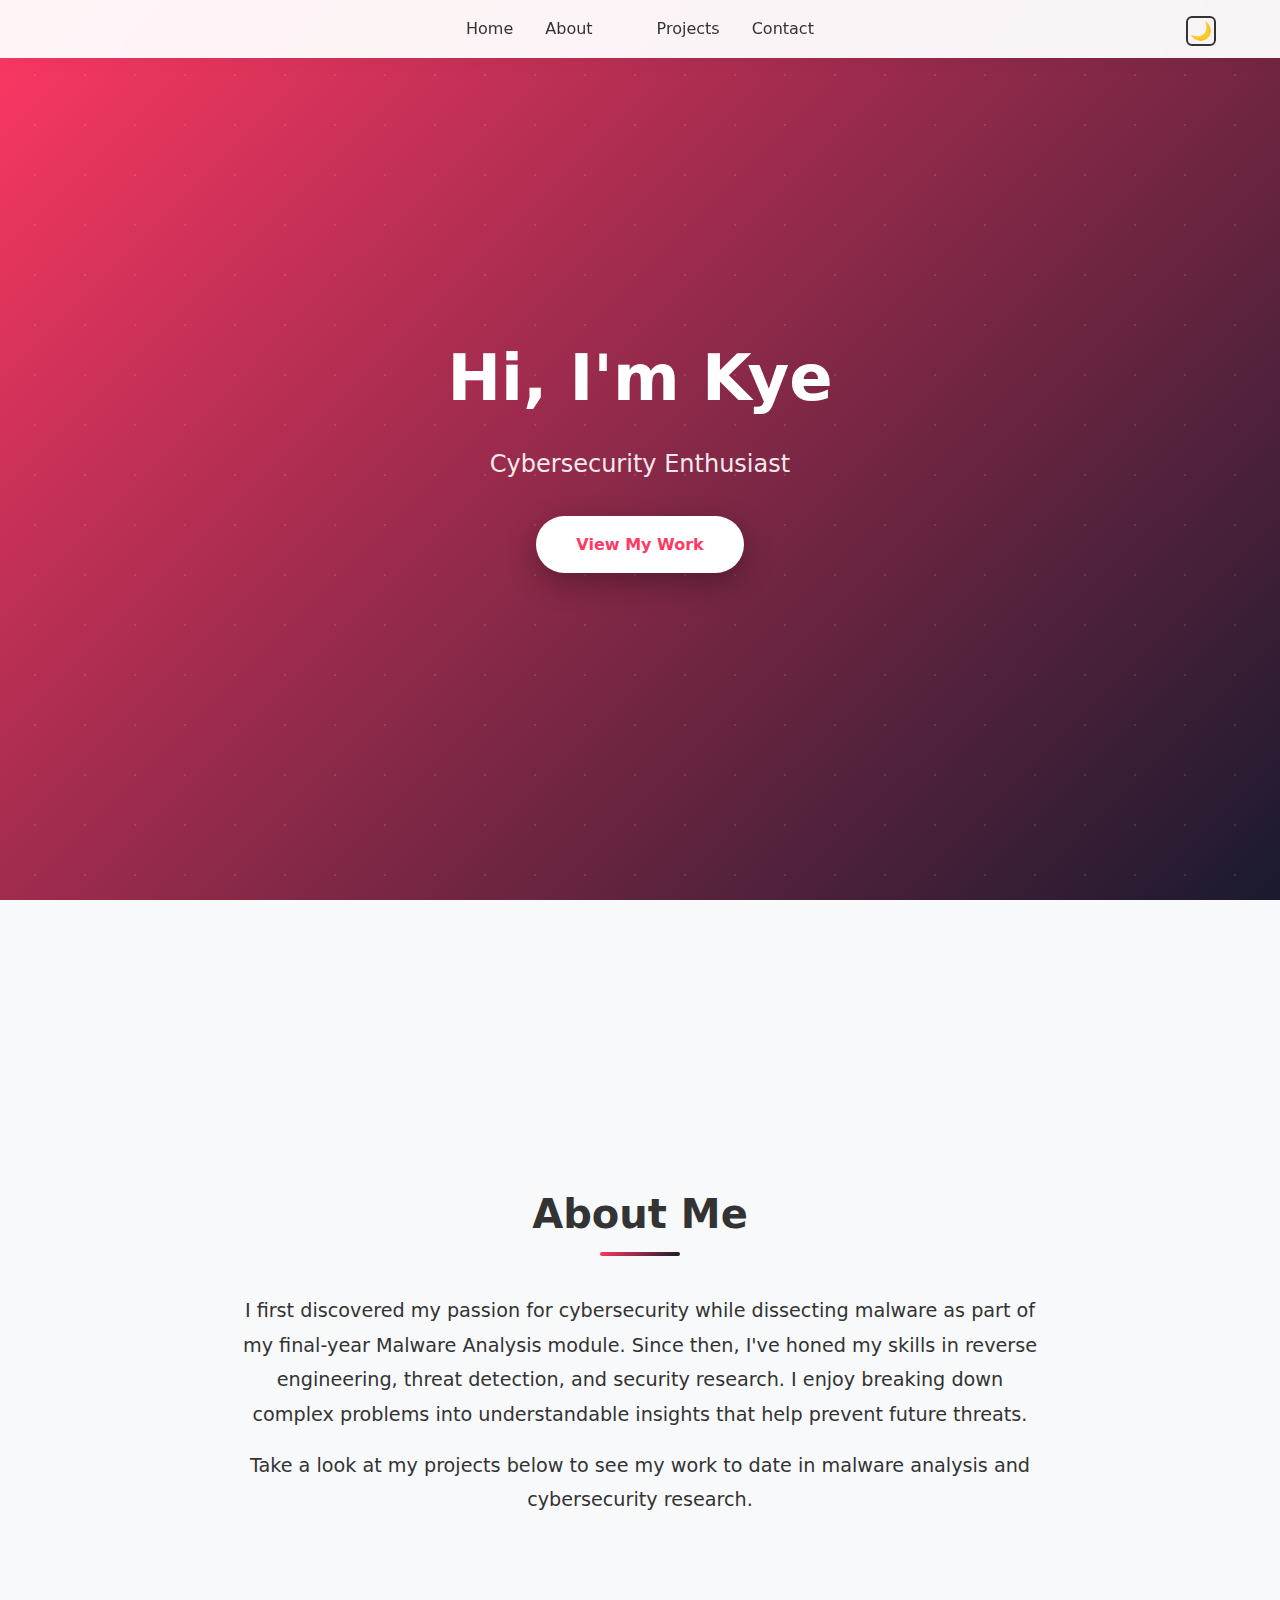
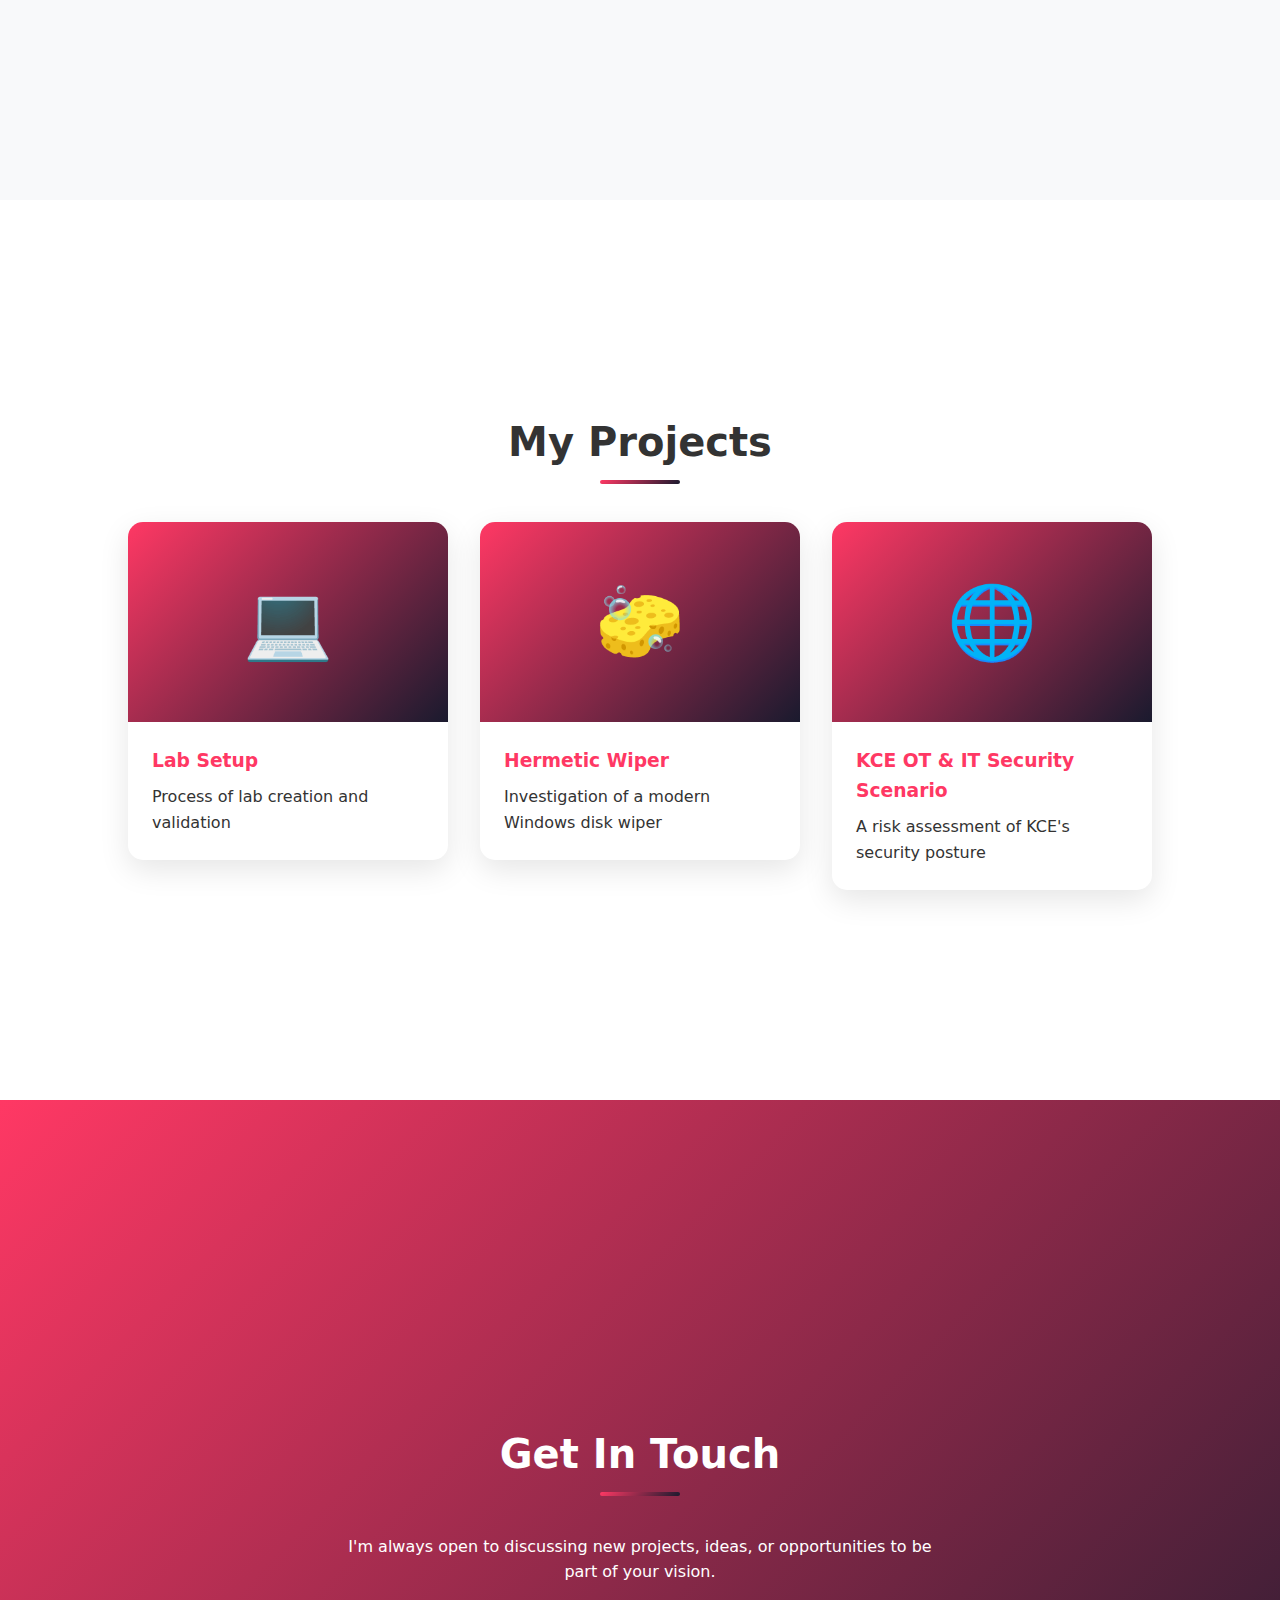
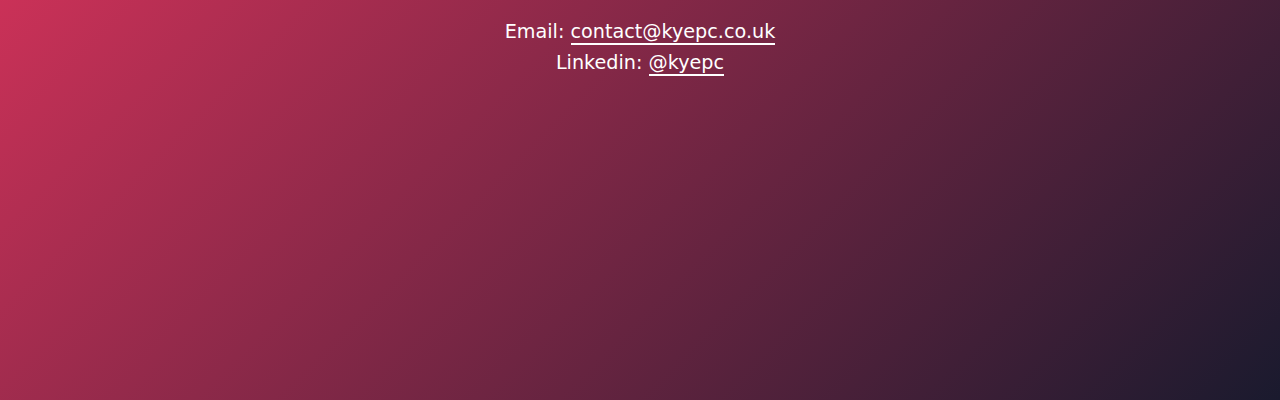
<file: index.html>
<!DOCTYPE html>
<html lang="eng">
    <head>
        <meta charset="UTF-8">
        <meta name="robots" content="noindex, nofollow">
        <meta name="viewport" content="width=device-width, initial-scale=1.0">
        <title>My Portfolio</title>

        <!-- Icon -->
        <link rel="icon" href="assets/portfolio.ico" type="images/x-icon">
        <link rel="shortcut icon" href="assets/portfolio.ico" type="images/x-icon">

        <link rel="stylesheet" href="styles.css">
        <meta name="robots" content="noindex, nofollow">
    </head>

    <body>
    <nav id="navbar">
        <ul>
            <li><a href="#home">Home</a></li>
            <li><a href="#about">About</a></li>
            <li><button id="darkModeToggle" class="dark-mode-toggle">🌙</button></li>
            <li><a href="#projects">Projects</a></li>
            <li><a href="#contact">Contact</a></li>
        </ul>
    </nav>

    <section class="hero" id="home">
        <div class="hero-content">
            <h1>Hi, I'm Kye</h1>
            <p>Cybersecurity Enthusiast</p>
            <a href="#projects" class="cta-button">View My Work</a>
        </div>
    </section>

    <section id="about">
        <h2 class="section-title">About Me</h2>
        <div class="about-content">
            <p>I first discovered my passion for cybersecurity while dissecting malware as part of my final-year Malware Analysis module. Since then, I've honed my skills in reverse engineering, threat detection, and security research. I enjoy breaking down complex problems into understandable insights that help prevent future threats.</p>
            <p style="margin-top: 1rem;">Take a look at my projects below to see my work to date in malware analysis and cybersecurity research.</p>
        </div>
    </section>

    <section id="projects">
        <h2 class="section-title">My Projects</h2>
        <div class="projects-grid">
            <a href="projects/labSetup.html" class="project-link">
                <div class="project-card">
                    <div class="project-image">💻</div>
                    <div class="project-content">
                        <h3>Lab Setup</h3>
                        <p>Process of lab creation and validation</p>
                    </div>
                </div>
            </a>
            <a href="projects/hermeticWiper.html" class="project-link">
                <div class="project-card">
                    <div class="project-image">🧽</div>
                    <div class="project-content">
                        <h3>Hermetic Wiper</h3>
                        <p>Investigation of a modern Windows disk wiper</p>
                    </div>
                </div>
            </a>
            <a href="projects/kcearchitecture.html" class="project-link">
                <div class="project-card">
                    <div class="project-image">🌐</div>
                    <div class="project-content">
                        <h3>KCE OT & IT Security Scenario</h3>
                        <p>A risk assessment of KCE's security posture</p>
                    </div>
                </div>
            </a>
            <!-- <a href="" class="project-link">
                <div class="project-card">
                    <div class="project-image">🎨</div>
                    <div class="project-content">
                        <h3>Project Three</h3>
                        <p>A creative portfolio showcasing design skills with smooth animations and stunning visuals.</p>
                    </div>
                </div>
            </a> -->
        </div>
    </section>

    <section id="contact">
        <h2 class="section-title">Get In Touch</h2>
        <div class="contact-content">
            <p>I'm always open to discussing new projects, ideas, or opportunities to be part of your vision.</p>
            <div class="contact-info">
                <p>Email: <a href="mailto:contact@kyepc.co.uk">contact@kyepc.co.uk</a></p>
                <p>Linkedin: <a href="https://www.linkedin.com/in/kyepc" target="_blank">@kyepc</a></p>
                <!-- <p>GitHub: <a href="https://github.com/KPCo4" target="_blank">@KPCo4</a></p> -->
            </div>
        </div>
    </section>

    <script src="script.js"></script>
    <script defer src="analytics.js"></script>
    </body>
</html>
</file>
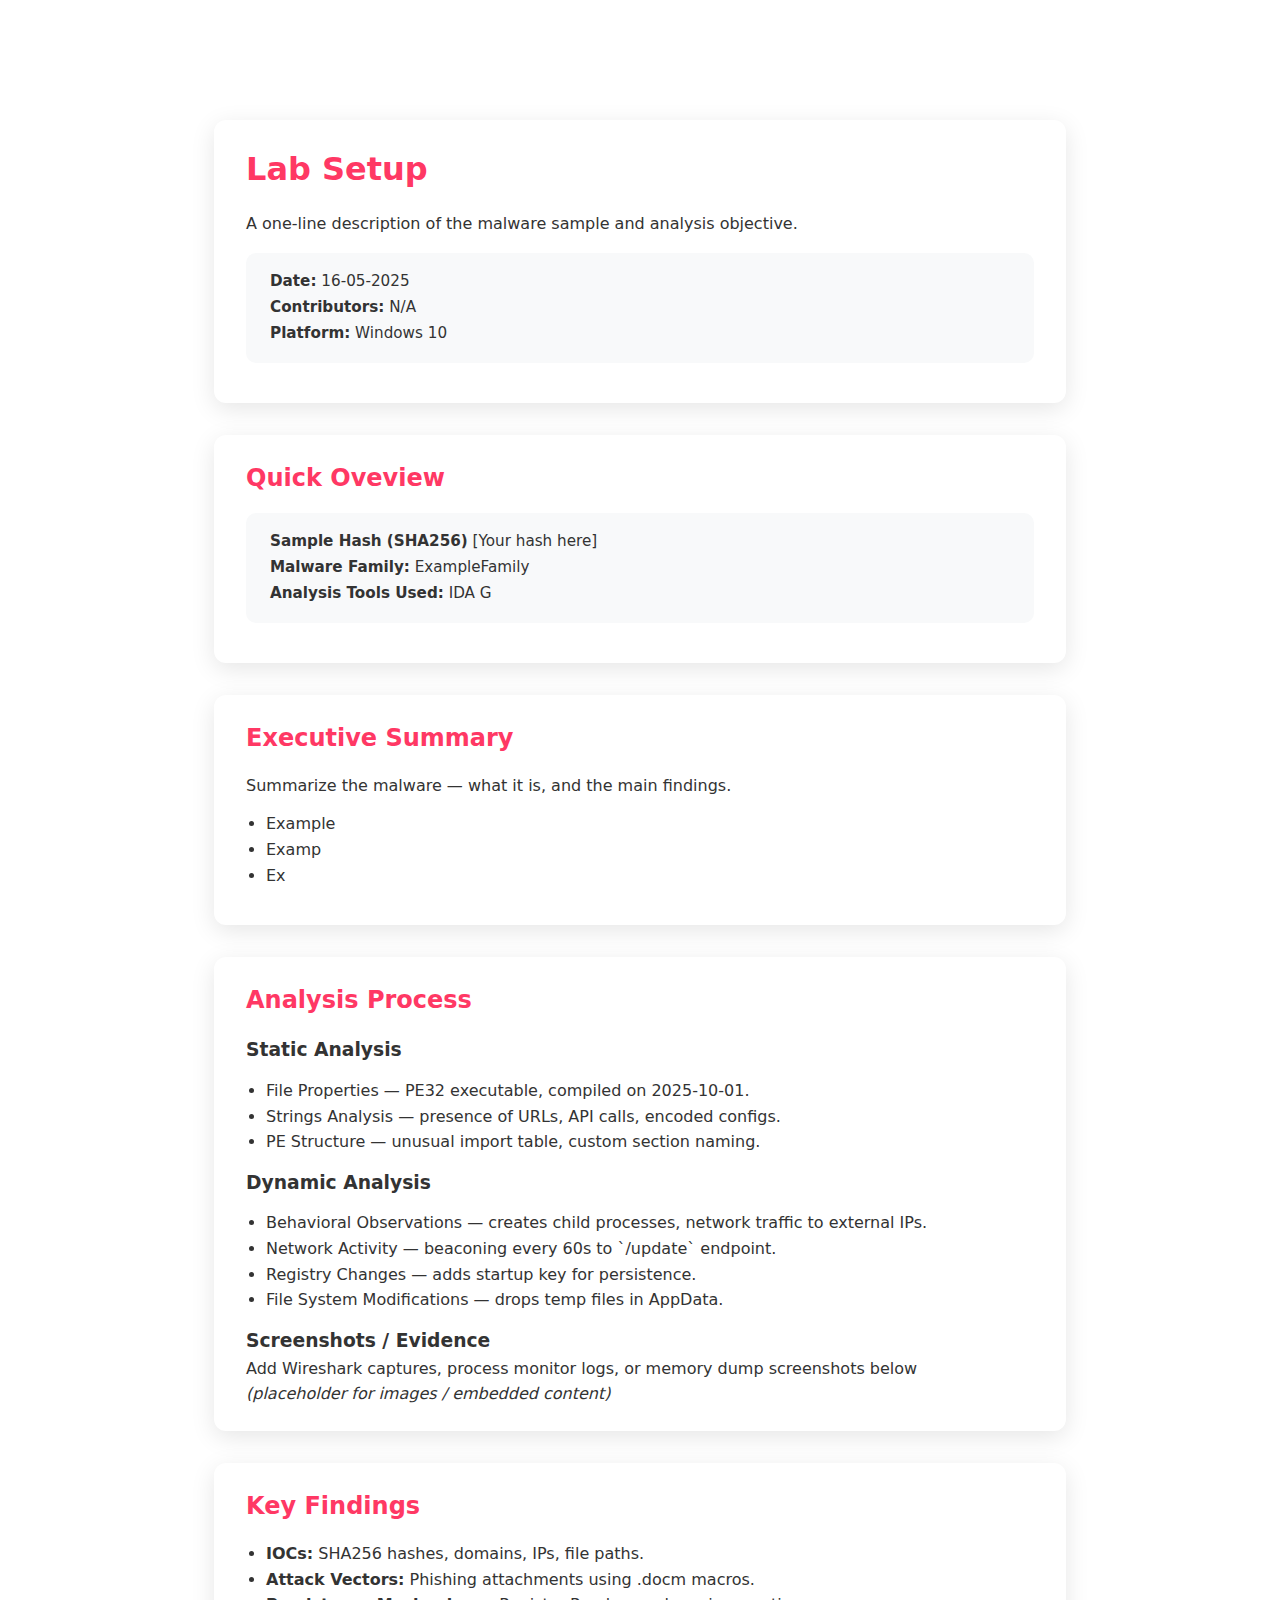
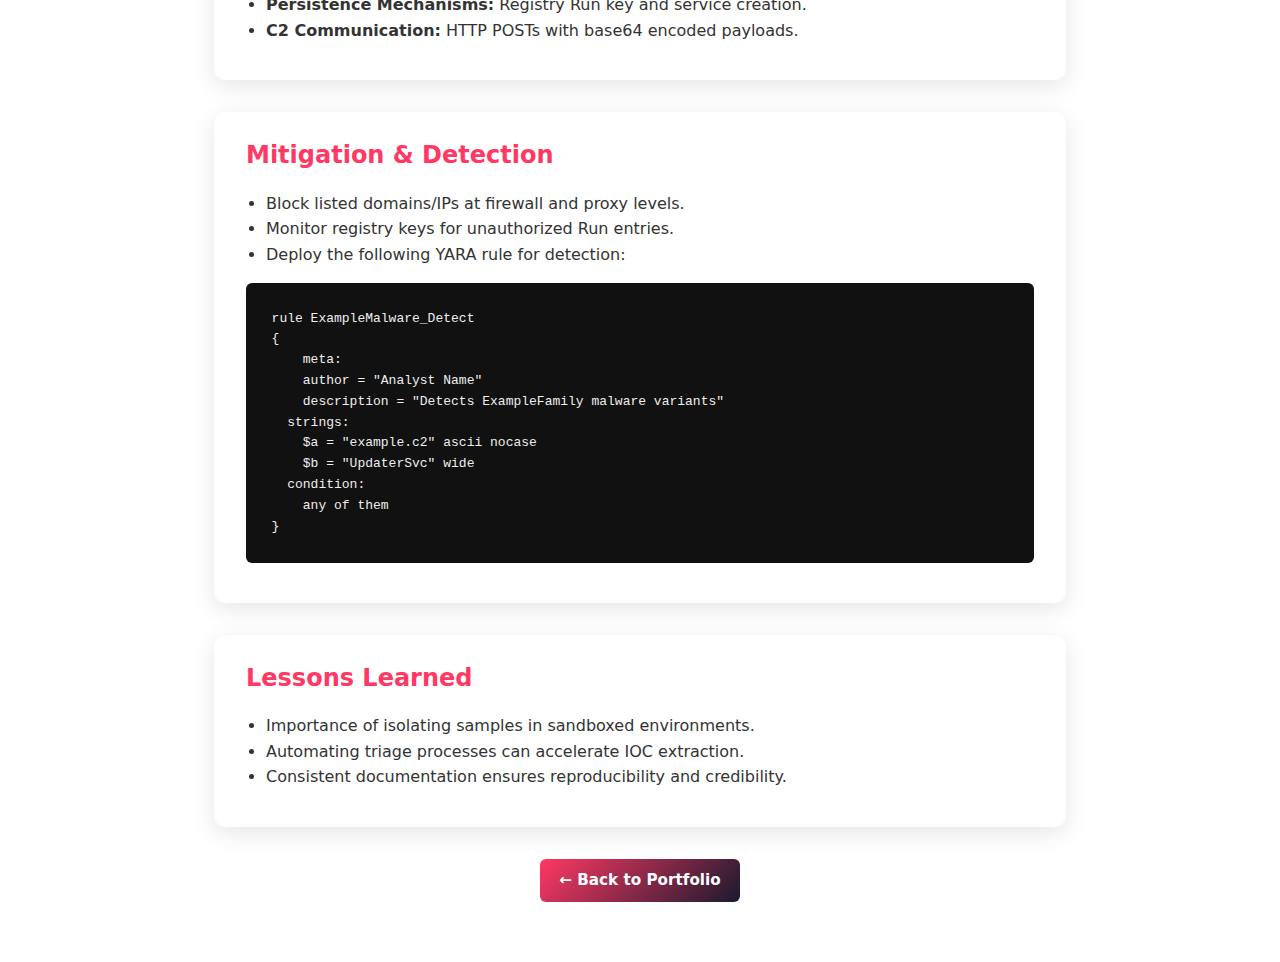
<file: projects/hermeticWiper.html>
<!DOCTYPE html>
<html lang="eng">
    <head>
        <meta charset="UTF-8">
        <meta name="viewport" content="width=device-width, initial-scale=1.0">
        <title>Lab Setup</title>
        <link rel="stylesheet" href="../styles.css">
        <script defer src="../script.js"></script>
        <link rel="stylesheet" href="projects.css">
    </head>

    <body>
        <main>
            <!-- Project Header -->
            <section id="project-header">
            <h1>Lab Setup</h1>
            <p>A one-line description of the malware sample and analysis objective.</p>
            <div class="stat-box">
                <p><strong>Date:</strong> 16-05-2025</p>
                <p><strong>Contributors:</strong> N/A</p>
                <p><strong>Platform:</strong> Windows 10</p>
            </div>
            </section>

            <!-- Quick Overview -->
            <section id="quick-overview">
            <h2>Quick Oveview</h2>
            <div class="stat-box">
                <p><strong>Sample Hash (SHA256)</strong> [Your hash here]</p>
                <p><strong>Malware Family:</strong> ExampleFamily</p>
                <p><strong>Analysis Tools Used:</strong> IDA G</p>
            </div>
            </section>

            <!-- Executive Summary -->
            <section id="executive-summary">
            <h2>Executive Summary</h2>
            <p>Summarize the malware — what it is, and the main findings.</p>
            <ul>
                <li>Example</li>
                <li>Examp</li>
                <li>Ex</li>
            </ul>
            </section>

            <!-- Analysis Process -->
            <section id="analysis-process">
                <h2>Analysis Process</h2>

                <h3>Static Analysis</h3>
                <ul>
                    <li>File Properties — PE32 executable, compiled on 2025-10-01.</li>
                    <li>Strings Analysis — presence of URLs, API calls, encoded configs.</li>
                    <li>PE Structure — unusual import table, custom section naming.</li>
                </ul>

                <h3>Dynamic Analysis</h3>
                <ul>
                    <li>Behavioral Observations — creates child processes, network traffic to external IPs.</li>
                    <li>Network Activity — beaconing every 60s to `/update` endpoint.</li>
                    <li>Registry Changes — adds startup key for persistence.</li>
                    <li>File System Modifications — drops temp files in AppData.</li>
                </ul>

                <h3>Screenshots / Evidence</h3>
                <p>Add Wireshark captures, process monitor logs, or memory dump screenshots below</p>
                <p><em>(placeholder for images / embedded content)</em></p>
            </section>

            <!-- Key Findings -->
            <section id="key-findings">
                <h2>Key Findings</h2>
                <ul>
                    <li><strong>IOCs:</strong> SHA256 hashes, domains, IPs, file paths.</li>
                    <li><strong>Attack Vectors:</strong> Phishing attachments using .docm macros.</li>
                    <li><strong>Persistence Mechanisms:</strong> Registry Run key and service creation.</li>
                    <li><strong>C2 Communication:</strong> HTTP POSTs with base64 encoded payloads.</li>
                </ul>
            </section>

            <!-- Mitigation / Detection -->
            <section id="mitigation">
                <h2>Mitigation & Detection</h2>
                <ul>
                    <li>Block listed domains/IPs at firewall and proxy levels.</li>
                    <li>Monitor registry keys for unauthorized Run entries.</li>
                    <li>Deploy the following YARA rule for detection:</li>
                </ul>
                <pre><code>rule ExampleMalware_Detect
{
    meta:
    author = "Analyst Name"
    description = "Detects ExampleFamily malware variants"
  strings:
    $a = "example.c2" ascii nocase
    $b = "UpdaterSvc" wide
  condition:
    any of them
}</code></pre>
            </section>

            <!-- Lessons Learned-->
            <section id="lessons-learned">
                <h2>Lessons Learned</h2>
                <ul>
                    <li>Importance of isolating samples in sandboxed environments.</li>
                     <li>Automating triage processes can accelerate IOC extraction.</li>
                     <li>Consistent documentation ensures reproducibility and credibility.</li>
                </ul>
            </section>

            <!-- Back To Portfolio-->
            <div id="back" style="text-align:center; margin-top:1rem; margin-bottom:3rem;">
                <a href="../index.html#projects" class="back-btn" style="padding:0.6rem 1.2rem; font-size:0.95rem;">
                        ← Back to Portfolio
                </a>
            </div>
        </main>
    </body>
</html>
</file>
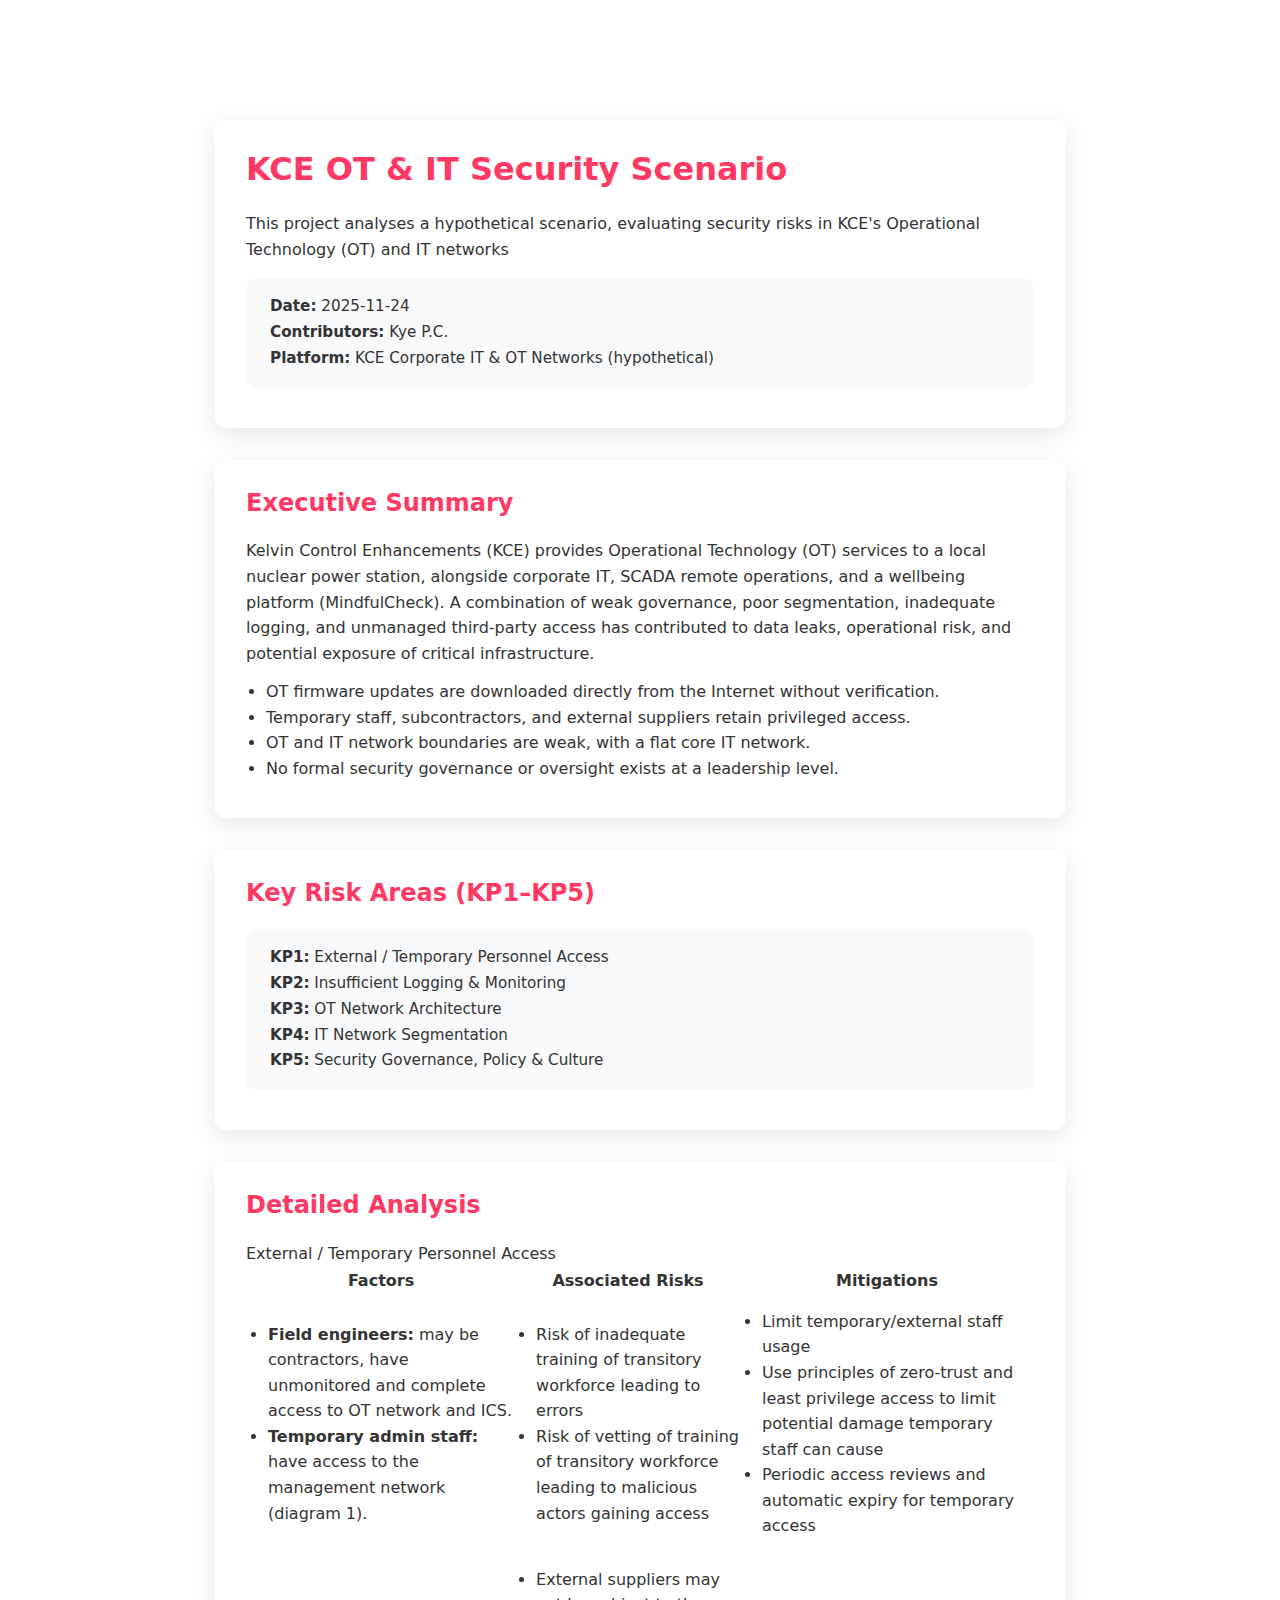
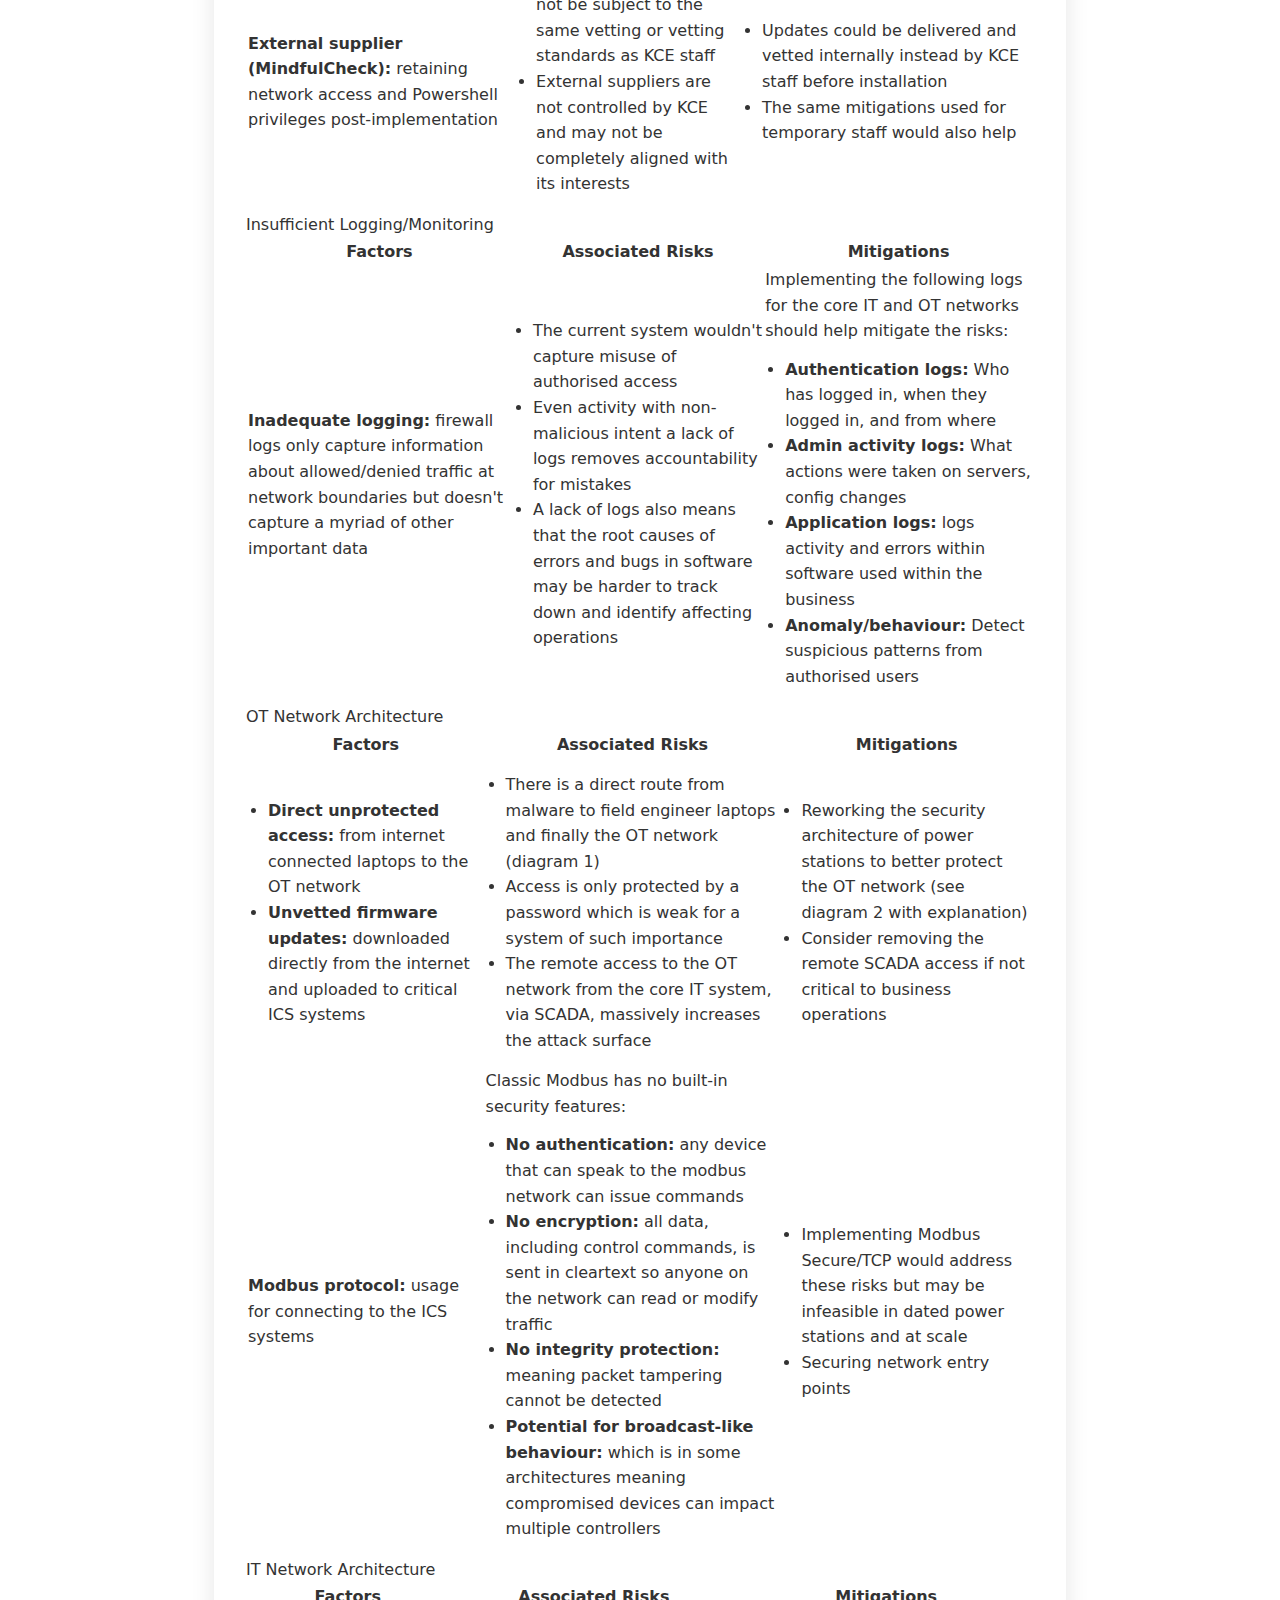
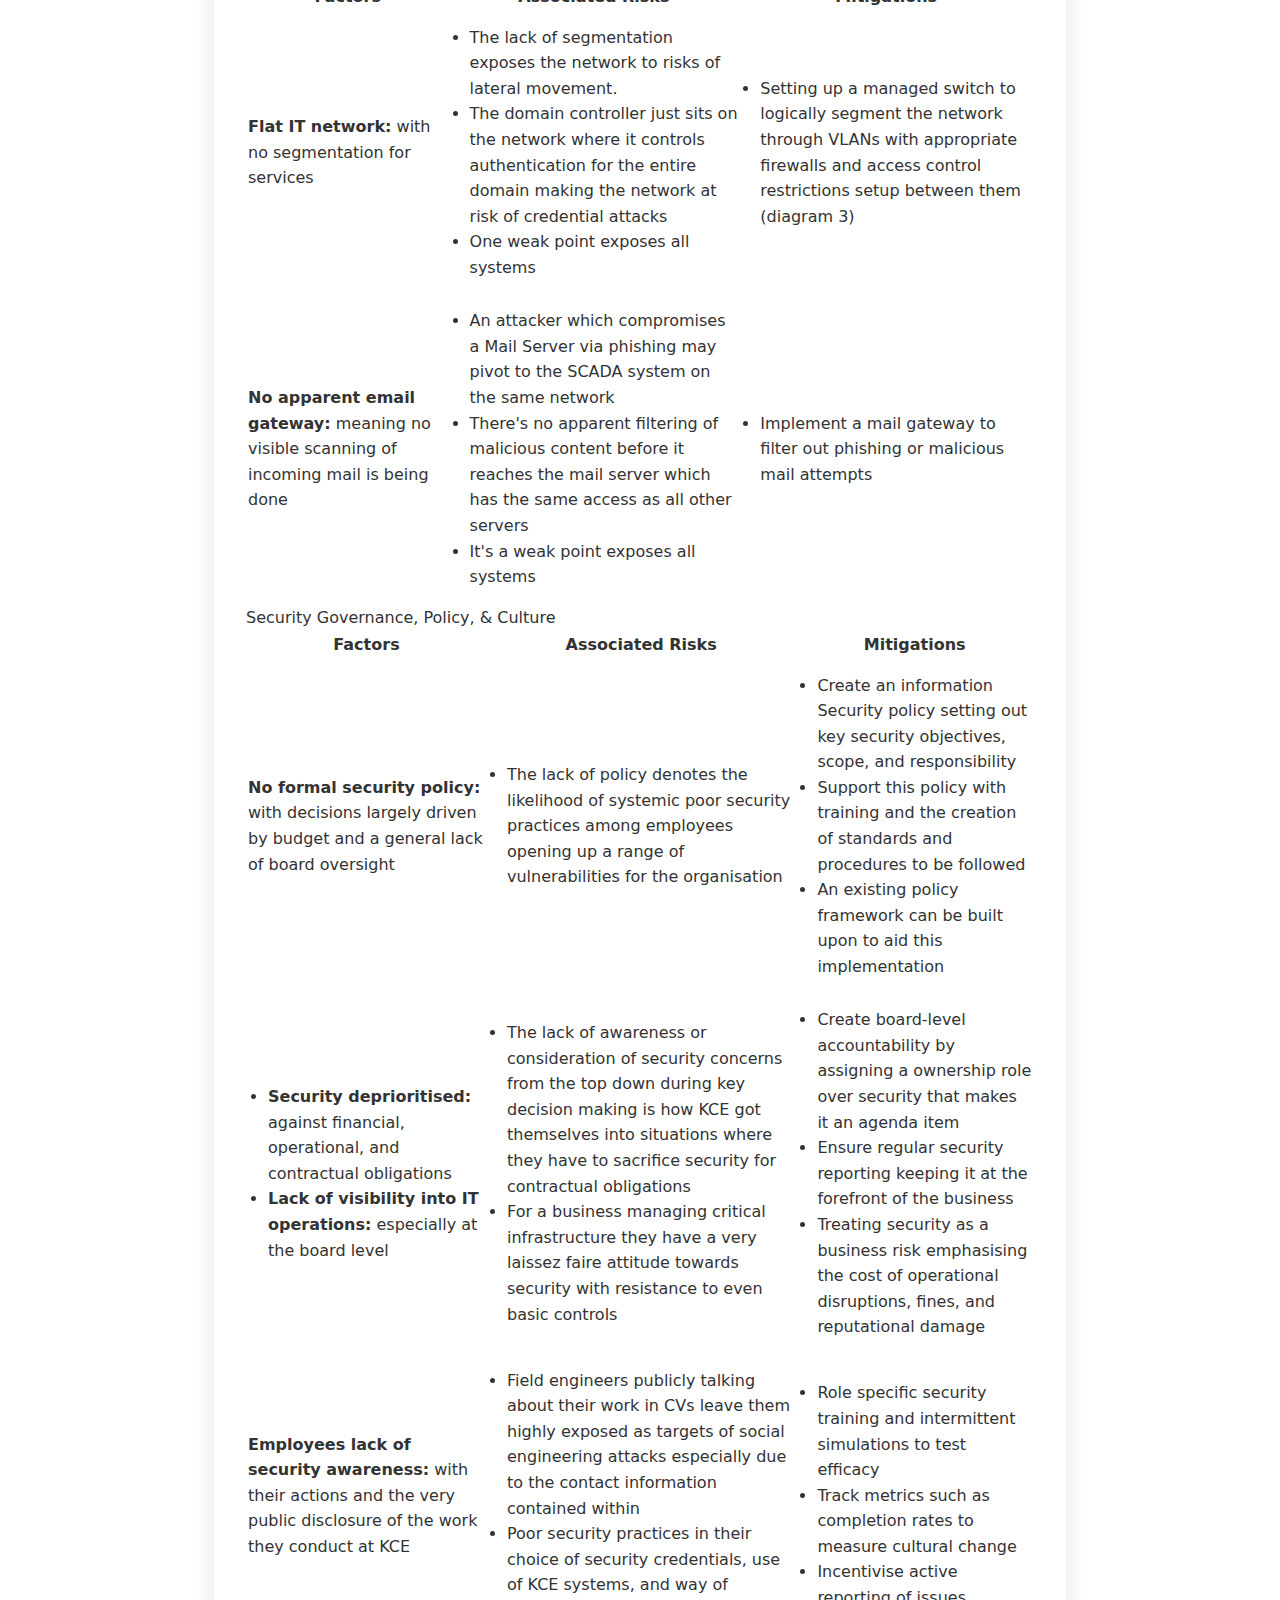
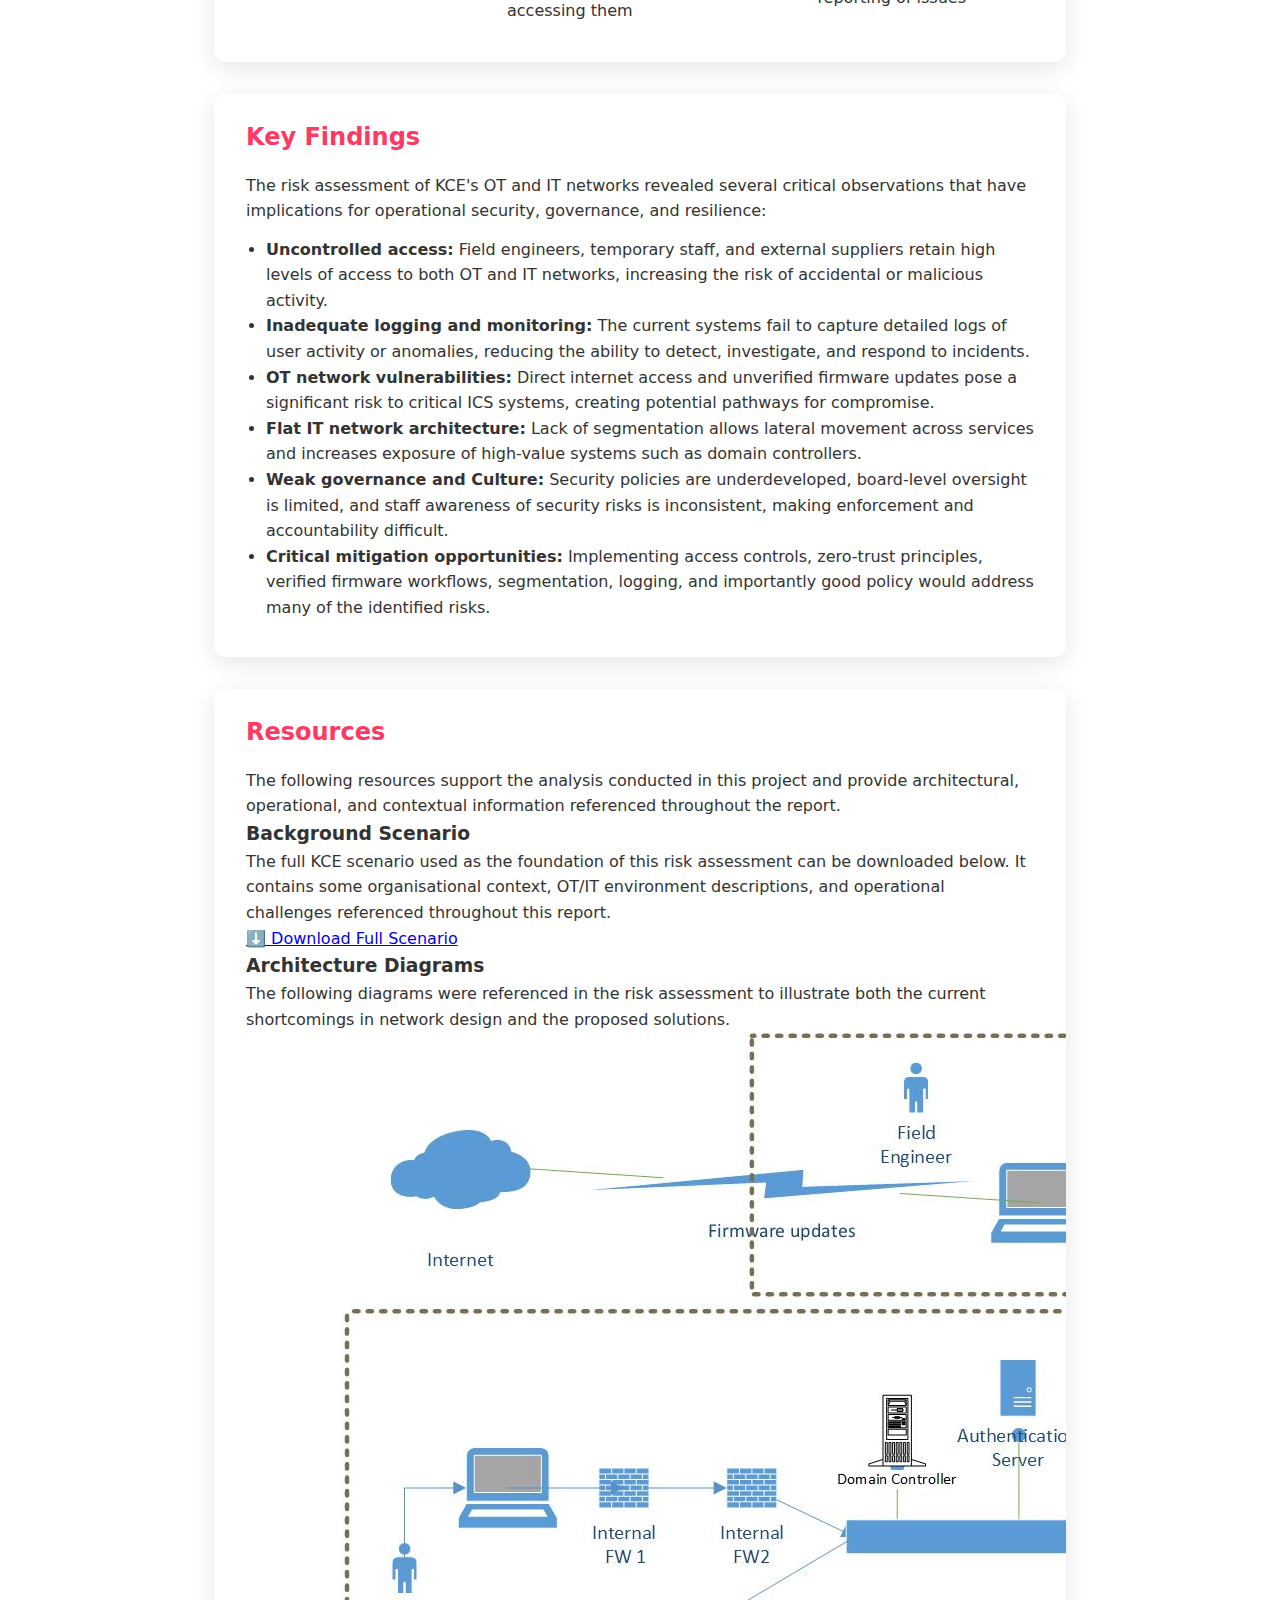
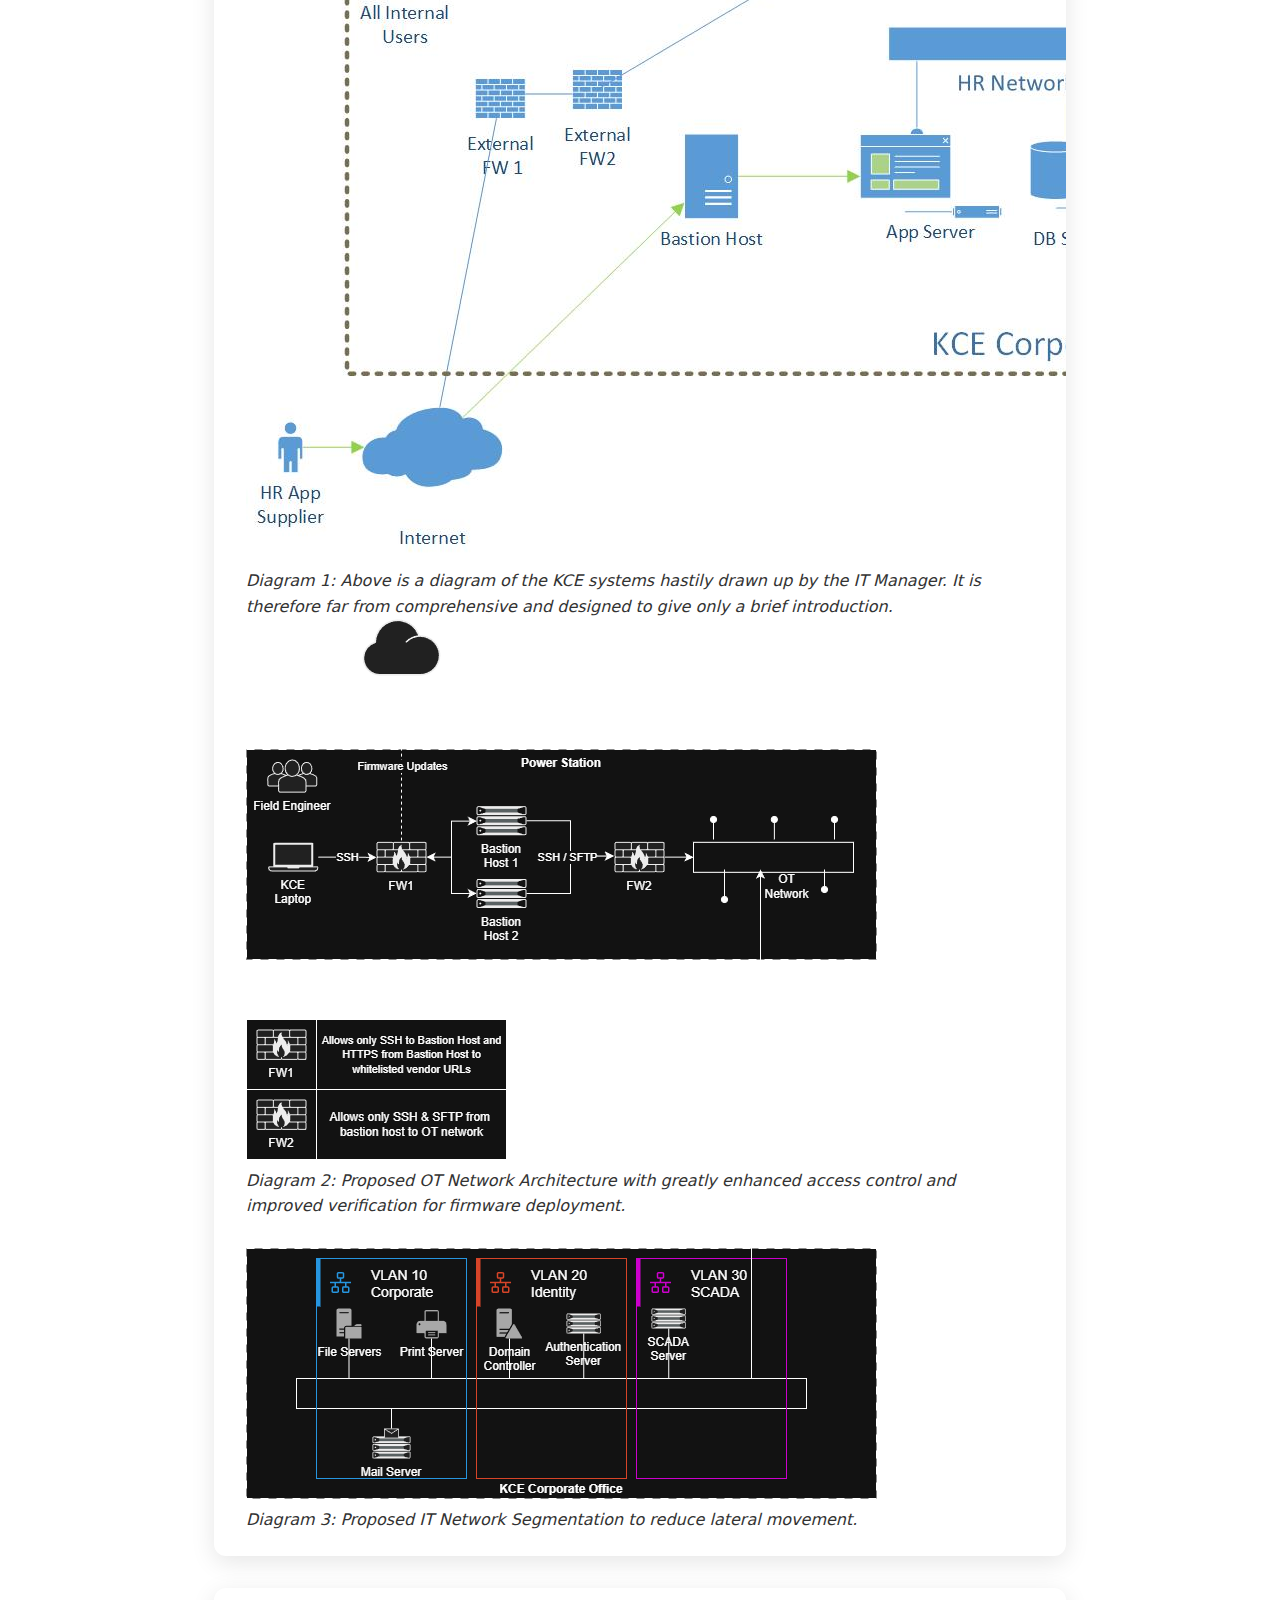
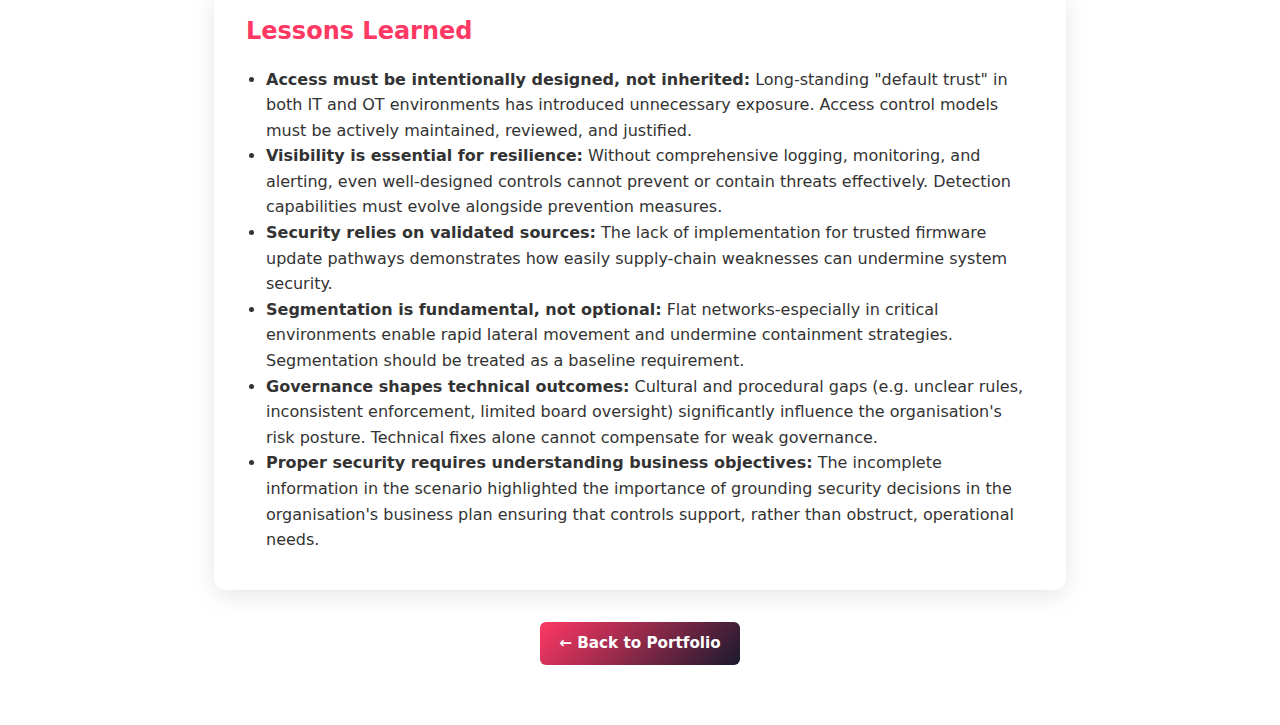
<file: projects/kcearchitecture.html>
<!DOCTYPE html>
<html lang="eng">
    <head>
        <meta charset="UTF-8">
        <meta name="viewport" content="width=device-width, initial-scale=1.0">
        <title>Risk Assessment of KCE's Security Posture</title>
        <link rel="stylesheet" href="../styles.css">
        <script defer src="../script.js"></script>
        <link rel="stylesheet" href="projects.css">
    </head>

    <body>
        <main>
            <!-- Project Header -->
            <section id="project-header">
            <h1>KCE OT & IT Security Scenario</h1>
            <p>This project analyses a hypothetical scenario, evaluating security risks in KCE's Operational Technology (OT) and IT networks</p>
            <div class="stat-box">
                <p><strong>Date:</strong> 2025-11-24</p>
                <p><strong>Contributors:</strong> Kye P.C.</p>
                <p><strong>Platform:</strong> KCE Corporate IT & OT Networks (hypothetical)</p>
            </div>
            </section>

            <!-- Executive Summary -->
            <section id="executive-summary">
            <h2>Executive Summary</h2>
            <p>
                Kelvin Control Enhancements (KCE) provides Operational Technology (OT) services to a local nuclear power station, 
                alongside corporate IT, SCADA remote operations, and a wellbeing platform (MindfulCheck).
                A combination of weak governance, poor segmentation, inadequate logging, and unmanaged third-party access
                has contributed to data leaks, operational risk, and potential exposure of critical infrastructure.
            </p>
            <ul>
                <li>OT firmware updates are downloaded directly from the Internet without verification.</li>
                <li>Temporary staff, subcontractors, and external suppliers retain privileged access.</li>
                <li>OT and IT network boundaries are weak, with a flat core IT network.</li>
                <li>No formal security governance or oversight exists at a leadership level.</li>
            </ul>
            </section>

            <!-- Key Problem Overview -->
            <section id="quick-overview">
                <h2>Key Risk Areas (KP1–KP5)</h2>
                <div class="stat-box">
                    <p><strong>KP1:</strong> External / Temporary Personnel Access</p>
                    <p><strong>KP2:</strong> Insufficient Logging & Monitoring</p>
                    <p><strong>KP3:</strong> OT Network Architecture</p>
                    <p><strong>KP4:</strong> IT Network Segmentation</p>
                    <p><strong>KP5:</strong> Security Governance, Policy & Culture</p>
                </div>
            </section>

            <!-- Analysis Process -->
            <section id="analysis-process">
                <h2>Detailed Analysis</h2>

                <div class="card-issue">External / Temporary Personnel Access</div>

                <table class="card-table">
                    <thead>
                        <tr>
                            <th>Factors</th>
                            <th>Associated Risks</th>
                            <th>Mitigations</th>
                        </tr>
                    </thead>

                    <tbody>
                        <tr>
                            <td>
                                <ul>
                                    <li><strong>Field engineers:</strong> may be contractors, have unmonitored and complete access to OT network and ICS.</li>
                                    <li><strong>Temporary admin staff:</strong> have access to the management network (diagram 1).</li>
                                </ul>
                            </td>
                            <td>
                                <ul>
                                    <li class="card-bullet">Risk of inadequate training of transitory workforce leading to errors</li>
                                    <li class="card-bullet">Risk of vetting of training of transitory workforce leading to malicious actors gaining access</li>
                                </ul>
                            </td>
                            <td>
                                <ul>
                                    <li class="card-bullet">Limit temporary/external staff usage</li>
                                    <li class="card-bullet">Use principles of zero-trust and least privilege access to limit potential damage temporary staff can cause</li>
                                    <li class="card-bullet">Periodic access reviews and automatic expiry for temporary access</li>
                                </ul>
                            </td>
                        </tr>

                        <tr>
                            <td>
                                <strong>External supplier (MindfulCheck):</strong> retaining network access and Powershell privileges post-implementation
                            </td>
                            <td>
                                <ul>
                                    <li class="card-bullet">External suppliers may not be subject to the same vetting or vetting standards as KCE staff</li>
                                    <li class="card-bullet">External suppliers are not controlled by KCE and may not be completely aligned with its interests</li>
                                </ul>
                            </td>
                            <td>
                                <ul>
                                    <li class="card-bullet">Updates could be delivered and vetted internally instead by KCE staff before installation</li>
                                    <li class="card-bullet">The same mitigations used for temporary staff would also help</li>
                                </ul>
                            </td>
                        </tr>

                    </tbody>
                </table>

                <div class="card-issue">Insufficient Logging/Monitoring</div>

                <table class="card-table">
                    <thead>
                        <tr>
                            <th>Factors</th>
                            <th>Associated Risks</th>
                            <th>Mitigations</th>
                        </tr>
                    </thead>

                    <tbody>
                        <tr>
                            <td>
                                <strong>Inadequate logging:</strong> firewall logs only capture information about allowed/denied traffic at network boundaries but doesn't capture a myriad of other important data
                            </td>
                            <td>
                                <ul>
                                    <li class="card-bullet">The current system wouldn't capture misuse of authorised access</li>
                                    <li class="card-bullet">Even activity with non-malicious intent a lack of logs removes accountability for mistakes</li>
                                    <li class="card-bullet">A lack of logs also means that the root causes of errors and bugs in software may be harder to track down and identify affecting operations</li>
                                </ul>
                            </td>
                            <td>
                                Implementing the following logs for the core IT and OT networks should help mitigate the risks:
                                <ul>
                                    <li class="card-bullet"><strong>Authentication logs:</strong> Who has logged in, when they logged in, and from where</li>
                                    <li class="card-bullet"><strong>Admin activity logs:</strong> What actions were taken on servers, config changes</li>
                                    <li class="card-bullet"><strong>Application logs:</strong> logs activity and errors within software used within the business</li>
                                    <li class="card-bullet"><strong>Anomaly/behaviour:</strong> Detect suspicious patterns from authorised users </li>
                                </ul>
                            </td>
                        </tr>
                    </tbody>
                </table>

                <div class="card-issue">OT Network Architecture</div>

                <table class="card-table">
                    <thead>
                        <tr>
                            <th>Factors</th>
                            <th>Associated Risks</th>
                            <th>Mitigations</th>
                        </tr>
                    </thead>

                    <tbody>
                        <tr>
                            <td>
                                <ul>
                                    <li><strong>Direct unprotected access:</strong> from internet connected laptops to the OT network</li>
                                    <li><strong>Unvetted firmware updates:</strong> downloaded directly from the internet and uploaded to critical ICS systems</li>
                                </ul>
                            </td>
                            <td>
                                <ul>
                                    <li class="card-bullet">There is a direct route from malware to field engineer laptops and finally the OT network (diagram 1)</li>
                                    <li class="card-bullet">Access is only protected by a password which is weak for a system of such importance</li>
                                    <li class="card-bullet">The remote access to the OT network from the core IT system, via SCADA, massively increases the attack surface</li>
                                </ul>
                            </td>
                            <td>
                                <ul>
                                    <li class="card-bullet">Reworking the security architecture of power stations to better protect the OT network (see diagram 2 with explanation)</li>
                                    <li class="card-bullet">Consider removing the remote SCADA access if not critical to business operations</li>
                                </ul>
                            </td>
                        </tr>
                        <tr>
                            <td>
                                <strong>Modbus protocol:</strong> usage for connecting to the ICS systems
                            </td>
                            <td>
                                Classic Modbus has no built-in security features:
                                <ul>
                                    <li class="card-bullet"><strong>No authentication:</strong> any device that can speak to the modbus network can issue commands</li>
                                    <li class="card-bullet"><strong>No encryption:</strong> all data, including control commands, is sent in cleartext so anyone on the network can read or modify traffic</li>
                                    <li class="card-bullet"><strong>No integrity protection:</strong> meaning packet tampering cannot be detected</li>
                                    <li class="card-bullet"><strong>Potential for broadcast-like behaviour:</strong> which is in some architectures meaning compromised devices can impact multiple controllers</li>
                                </ul>
                            </td>
                            <td>
                                <ul>
                                    <li class="card-bullet">Implementing Modbus Secure/TCP would address these risks but may be infeasible in dated power stations and at scale</li>
                                    <li class="card-bullet">Securing network entry points</li>
                                </ul>
                            </td>
                        </tr>
                    </tbody>
                </table>         

                <div class="card-issue">IT Network Architecture</div>

                <table class="card-table">
                    <thead>
                        <tr>
                            <th>Factors</th>
                            <th>Associated Risks</th>
                            <th>Mitigations</th>
                        </tr>
                    </thead>

                    <tbody>
                        <tr>
                            <td>
                                <strong>Flat IT network:</strong> with no segmentation for services
                            </td>
                            <td>
                                <ul>
                                    <li class="card-bullet">The lack of segmentation exposes the network to risks of lateral movement.</li>
                                    <li class="card-bullet">The domain controller just sits on the network where it controls authentication for the entire domain making the network at risk of credential attacks</li>
                                    <li class="card-bullet">One weak point exposes all systems</li>
                                </ul>
                            </td>
                            <td>
                                <ul>
                                    <li class="card-bullet">Setting up a managed switch to logically segment the network through VLANs with appropriate firewalls and access control restrictions setup between them (diagram 3)</li>
                                </ul>
                            </td>
                        </tr>
                        <tr>
                            <td>
                                <strong>No apparent email gateway:</strong> meaning no visible scanning of incoming mail is being done
                            </td>
                            <td>
                                <ul>
                                    <li class="card-bullet">An attacker which compromises a Mail Server via phishing may pivot to the SCADA system on the same network</li>
                                    <li class="card-bullet">There's no apparent filtering of malicious content before it reaches the mail server which has the same access as all other servers</li>
                                    <li class="card-bullet">It's a weak point exposes all systems</li>
                                </ul>
                            </td>
                            <td>
                                <ul>
                                    <li class="card-bullet">Implement a mail gateway to filter out phishing or malicious mail attempts</li>
                                </ul>
                            </td>
                        </tr>
                    </tbody>
                </table>       
                
                <div class="card-issue">Security Governance, Policy, & Culture</div>

                <table class="card-table">
                    <thead>
                        <tr>
                            <th>Factors</th>
                            <th>Associated Risks</th>
                            <th>Mitigations</th>
                        </tr>
                    </thead>

                    <tbody>
                        <tr>
                            <td>
                                <strong>No formal security policy:</strong> with decisions largely driven by budget and a general lack of board oversight
                            </td>
                            <td>
                                <ul>
                                    <li class="card-bullet">The lack of policy denotes the likelihood of systemic poor security practices among employees opening up a range of vulnerabilities for the organisation</li>
                                </ul>
                            </td>
                            <td>
                                <ul>
                                    <li class="card-bullet">Create an information Security policy setting out key security objectives, scope, and responsibility</li>
                                    <li class="card-bullet">Support this policy with training and the creation of standards and procedures to be followed</li>
                                    <li class="card-bullet">An existing policy framework can be built upon to aid this implementation</li>
                                </ul>
                            </td>
                        </tr>
                        <tr>
                            <td>
                                <ul>
                                    <li><strong>Security deprioritised:</strong> against financial, operational, and contractual obligations</li>
                                    <li><strong>Lack of visibility into IT operations:</strong> especially at the board level</li>
                                </ul>
                            </td>
                            <td>
                                <ul>
                                    <li class="card-bullet">The lack of awareness or consideration of security concerns from the top down during key decision making is how KCE got themselves into situations where they have to sacrifice security for contractual obligations</li>
                                    <li class="card-bullet">For a business managing critical infrastructure they have a very laissez faire attitude towards security with resistance to even basic controls</li>
                                </ul>
                            </td>
                            <td>
                                <ul>
                                    <li class="card-bullet">Create board-level accountability by assigning a ownership role over security that makes it an agenda item</li>
                                    <li class="card-bullet">Ensure regular security reporting keeping it at the forefront of the business</li>
                                    <li class="card-bullet">Treating security as a business risk emphasising the cost of operational disruptions, fines, and reputational damage</li>
                                </ul>
                            </td>
                        </tr>
                        <tr>
                            <td>
                                <strong>Employees lack of security awareness:</strong> with their actions and the very public disclosure of the work they conduct at KCE
                            </td>
                            <td>
                                <ul>
                                    <li class="card-bullet">Field engineers publicly talking about their work in CVs leave them highly exposed as targets of social engineering attacks especially due to the contact information contained within</li>
                                    <li class="card-bullet">Poor security practices in their choice of security credentials, use of KCE systems, and way of accessing them</li>
                                </ul>
                            </td>
                            <td>
                                <ul>
                                    <li class="card-bullet">Role specific security training and intermittent simulations to test efficacy</li>
                                    <li class="card-bullet">Track metrics such as completion rates to measure cultural change</li>
                                    <li class="card-bullet">Incentivise active reporting of issues</li>
                                </ul>
                            </td>                            
                        </tr>
                    </tbody>
                </table>       
            </section>

            <!-- Key Findings -->
            <section id="key-findings">
                <h2>Key Findings</h2>
                <p>The risk assessment of KCE's OT and IT networks revealed several critical observations that have implications for operational security, governance, and resilience:</p>
                <ul>
                    <li><strong>Uncontrolled access:</strong> Field engineers, temporary staff, and external suppliers retain high levels of access to both OT and IT networks, increasing the risk of accidental or malicious activity.</li>
                    <li><strong>Inadequate logging and monitoring:</strong> The current systems fail to capture detailed logs of user activity or anomalies, reducing the ability to detect, investigate, and respond to incidents.</li>
                    <li><strong>OT network vulnerabilities:</strong> Direct internet access and unverified firmware updates pose a significant risk to critical ICS systems, creating potential pathways for compromise.</li>
                    <li><strong>Flat IT network architecture:</strong> Lack of segmentation allows lateral movement across services and increases exposure of high-value systems such as domain controllers.</li>
                    <li><strong>Weak governance and Culture:</strong> Security policies are underdeveloped, board-level oversight is limited, and staff awareness of security risks is inconsistent, making enforcement and accountability difficult.</li>
                    <li><strong>Critical mitigation opportunities:</strong> Implementing access controls, zero-trust principles, verified firmware workflows, segmentation, logging, and importantly good policy would address many of the identified risks.</li>
                </ul>
            </section>

            <!-- Resource Section -->
            <section id="resource-section">
                <h2>Resources</h2>
                <p>The following resources support the analysis conducted in this project and provide architectural, operational, and contextual information referenced throughout the report.</p>

                <!-- Background Scenario -->
                 <div class="resource-card">
                    <h3>Background Scenario</h3>
                    <p>
                        The full KCE scenario used as the foundation of this risk assessment can be downloaded below.
                        It contains some organisational context, OT/IT environment descriptions, and operational challenges referenced throughout this report.
                    </p>
                    <a class="download-btn" href="files/kce-scenario.pdf">⬇️ Download Full Scenario</a>
                 </div>

                 <!-- Diagrams & Architecture -->
                  <div class="resource-card">
                    <h3>Architecture Diagrams</h3>
                    <p>
                        The following diagrams were referenced in the risk assessment to illustrate both the current shortcomings in network design and the proposed solutions.
                    </p>

                    <div class="resource-image">
                        <img src="images/kce-network.jpg" alt="Current KCE Network Diagram">
                        <p class="image-caption"><i>Diagram 1: Above is a diagram of the KCE systems hastily drawn up by the IT Manager. It is therefore far from comprehensive and designed to give only a
brief introduction.</i></p>
                    </div>

                    <div class="resource-image">
                        <img src="images/proposed-ot.png" alt="Proposed OT architecture Rework">
                        <p class="image-caption"><i>Diagram 2: Proposed OT Network Architecture with greatly enhanced access control and improved verification for firmware deployment.</i></p>
                    </div>

                    <div class="resource-image">
                        <img src="images/it-network-segmentation.png" alt="Network diagram showing how flat architecture can be segmented using VLANs">
                        <p class="image-caption"><i>Diagram 3: Proposed IT Network Segmentation to reduce lateral movement.</i></p>
                    </div>
                  </div>
            </section>

            <!-- Lessons Learned-->
            <section id="lessons-learned">
                <h2>Lessons Learned</h2>
                <ul>
                    <li><strong>Access must be intentionally designed, not inherited:</strong> Long-standing "default trust" in both IT and OT environments has introduced unnecessary exposure. Access control models must be actively maintained, reviewed, and justified.</li>
                    <li><strong>Visibility is essential for resilience:</strong> Without comprehensive logging, monitoring, and alerting, even well-designed controls cannot prevent or contain threats effectively. Detection capabilities must evolve alongside prevention measures.</li>
                    <li><strong>Security relies on validated sources:</strong> The lack of implementation for trusted firmware update pathways demonstrates how easily supply-chain weaknesses can undermine system security.</li>
                    <li><strong>Segmentation is fundamental, not optional:</strong> Flat networks-especially in critical environments enable rapid lateral movement and undermine containment strategies. Segmentation should be treated as a baseline requirement.</li>
                    <li><strong>Governance shapes technical outcomes:</strong> Cultural and procedural gaps (e.g. unclear rules, inconsistent enforcement, limited board oversight) significantly influence the organisation's risk posture. Technical fixes alone cannot compensate for weak governance.</li>
                    <li><strong>Proper security requires understanding business objectives:</strong> The incomplete information in the scenario highlighted the importance of grounding security decisions in the organisation's business plan ensuring that controls support, rather than obstruct, operational needs.</li>
                </ul>
            </section>

            <!-- Back To Portfolio-->
            <div id="back" style="text-align:center; margin-top:1rem; margin-bottom:3rem;">
                <a href="../index.html#projects" class="back-btn" style="padding:0.6rem 1.2rem; font-size:0.95rem;">
                        ← Back to Portfolio
                </a>
            </div>
        </main>
    </body>
</html>
</file>
<file: styles.css>
:root {
    /* Color Variables */
    --primary-color: #ff3864;
    --secondary-color: #1a1a2e;
    --text-dark: #333;
    --text-light: white;
    --bg-light: #f8f9fa;
    --bg-white: white;

    /* Gradient */
    --gradient: linear-gradient(135deg, var(--primary-color) 0%, var(--secondary-color) 100%);
}

/* Dark Mode Variables */
body.dark-mode {
    --text-dark: #e0e0e0;
    --bg-light: #1a1a1a;
    --bg-white: #2d2d2d;

}

body.dark-mode {
    background: #0f0f0f;
}

/* Reset Styles */
* {
    margin: 0;
    padding: 0;
    box-sizing: border-box;
}

body {
    font-family: system-ui, -apple-system, BlinkMacSystemFont, 'Segoe UI', Roboto, Oxygen, Ubuntu, Cantarell, sans-serif;
    line-height: 1.6;
    color: var(--text-dark);
    overflow-x: hidden;
    transition: background 0.3s ease, color 0.3s ease;
}

/* Navigation */
nav {
    position: fixed;
    top: 0;
    width: 100%;
    background-color: rgb(255, 255, 255, 0.95);
    backdrop-filter: blur(10px);
    padding: 1rem 5%;
    z-index: 1000;
    box-shadow: 0 2px 20px rgba(0, 0, 0, 0.05);
    transition: all 0.3s ease;
}

body.dark-mode nav {
    background: rgba(30, 30, 30, 0.95);
}

nav.scrolled {
    padding: 0.5rem 5%;
    box-shadow: 0 2px 30px rgba(0, 0, 0, 0.1);
}

nav ul {
    list-style: none;
    display: flex;
    justify-content: center;
    gap: 2rem;
}

nav a {
    text-decoration: none;
    color: var(--text-dark);
    font-weight: 500;
    transition: color 0.3s ease;
    position: relative;
}

nav a::after {
    content: '';
    position: absolute;
    bottom: -5px;
    left: 0;
    width: 0;
    height: 2px;
    background: var(--gradient);
    transition: width 0.3s ease;
}

nav a:hover::after {
    width: 100%;
}

.dark-mode-toggle {
    position: absolute;
    right: 5%;
    background: none;
    border: 2px solid var(--text-dark);
    border-radius: 20%;
    width: 30px;
    height: 30px;
    font-size: 1.1rem;
    cursor: pointer;
    transition: all 0.3s ease;
    display: flex;
    align-items: center;
    justify-content: center;
}

/* Hero Section */
.hero {
    height: 100vh;
    display: flex;
    align-items: center;
    justify-content: center;
    background: var(--gradient);
    color: white;
    text-align: center;
    position: relative;
}

.hero::before {
    content: '';
    position: absolute;
    width: 200%;
    height: 200%;
    background: radial-gradient(circle, rgba(255, 255, 255, 0.1) 1px, transparent 1px);
    background-size: 50px 50px;
    animation: moveGrid 20s linear infinite;
}

@keyframes moveGrid {
    0% { transform: translate(0, 0); }
    100% { transform: translate(50px, 50px); }
}

.hero-content {
    position: relative;
    z-index: 1;
    animation: fadeInUp 1s ease;
}

@keyframes fadeInUp {
    from {
        opacity: 0;
        transform: translateY(30px);
    }
    to {
        opacity: 1;
        transform: translateY(0);
    }
}

.hero h1 {
    font-size: 4rem;
    margin-bottom: 1rem;
    font-weight: 700;
}

.hero p {
    font-size: 1.5rem;
    margin-bottom: 2rem;
    opacity: 0.9;
}

.cta-button {
    display: inline-block;
    padding: 1rem 2.5rem;
    background: white;
    color: var(--primary-color);
    text-decoration: none;
    border-radius: 50px;
    font-weight: 600;
    transition: all 0.3s ease;
    box-shadow: 0 10px 30px rgba(0, 0, 0, 0.3);
}

.cta-button:hover {
    transform: translateY(-3px);
    box-shadow: 0 15px 40px rgba(0, 0, 0, 0.3);
}

/* Sections */
section {
    padding: 5rem 10%;
    min-height: 100vh;
    display: flex;
    flex-direction: column;
    justify-content: center;
    
    width: 100%;
    max-width: 100vw;
    overflow: hidden;
}

.section-title {
    font-size: 2.5rem;
    margin-bottom: 3rem;
    text-align: center;
    position: relative;
}

.section-title::after {
    content: '';
    position: absolute;
    bottom: -10px;
    left: 50%;
    transform: translateX(-50%);
    width: 80px;
    height: 4px;
    background: var(--gradient);
    border-radius: 2px;
}

/* About Section */
#about {
    background: var(--bg-light);
}

.about-content {
    max-width: 800px;
    margin: 0 auto;
    text-align: center;
    font-size: 1.2rem;
    line-height: 1.8;
}

/* Projects Grid */
.projects-grid {
    display: grid;
    grid-template-columns: repeat(auto-fit, minmax(300px, 1fr));
    gap: 2rem;
}

.project-link {
    text-decoration: none;
    color: inherit;
}

.project-card {
    background: white;
    border-radius: 15px;
    overflow: hidden;
    box-shadow: 0 10px 30px rgba(0, 0, 0, 0.1);
    transition: all 0.3s ease;
    cursor: pointer;
}

body.dark-mode .project-card {
    background: var(--bg-light);
    box-shadow: 0 10px 30px rgba(0, 0, 0, 0.5);
}

.project-link:hover .project-card {
    transform: translateY(-10px);
    box-shadow: 0 20px 50px rgba(0, 0, 0, 0.15);
}

body.dark-mode .project-link:hover .project-card {
    
}

.project-card:hover {
    transform: translateY(-10px);
    box-shadow: 0 20px 50px rgba(0, 0, 0, 0.15);
}

.project-image {
    width: 100%;
    height: 200px;
    background: var(--gradient);
    display: flex;
    align-items: center;
    justify-content: center;
    font-size: 4.5rem;
    color: white;
}

.project-content {
    padding: 1.5rem;
}

.project-content h3 {
    margin-bottom: 0.5rem;
    color: var(--primary-color);
}

/* Contact Section */
#contact {
    background: var(--gradient);
    color: white;
}

.contact-content {
    max-width: 600px;
    margin: 0 auto;
    text-align: center;
}

.contact-info {
    margin-top: 2rem;
    font-size: 1.2rem;
}

.contact-info a {
    color: white;
    text-decoration: none;
    border-bottom: 2px solid white;
    transition: opacity 0.3s ease;
}

.contact-info a:hover {
    opacity: 0.8;
}

/* Responsive */
@media (max-width: 760px) {
    .hero h1 {
        font-size: 2.5rem;
    }

    .hero p {
        font-size: 1.2rem;
    }

    nav ul {
        gap: 1rem;
    }

    nav {
        padding: 1rem 2%;
    }

    section {
        padding: 3rem 5%;
    }
}
</file>
<file: projects/projects.css>
main {
    max-width: 900px;
    margin: 120px auto 60px;
    padding: 0 1.5rem;
}

section {
    background: var(--bg-white);
    border-radius: 12px;
    padding: 2rem;
    box-shadow: 0 6px 25px rgba(0, 0, 0, 0.1);
    margin-bottom: 2.5rem;
}

body.dark-mode section {
    background: var(--bg-light);
    box-shadow: 0 8px 25px rgba(0, 0, 0, 0.4);
}

h1, h2 {
    color: var(--primary-color);
    margin-bottom: 1rem;
}

ul, ol {
  margin: .8rem 0;        /* space above & below the whole list */
  padding-left: 1.25rem; /* indent bullets/numbers */
  line-height: 1.6;
}

pre {
  margin-top: 1.2em; /* space relative to font size */
  margin-bottom: 1.2em; /* keeps spacing balanced */
}

code, pre {
    background: #111;
    color: #eee;
    padding: .8rem;
    border-radius: 6px;
    display: block;
    overflow-x: auto;
}

.stat-box {
    background-color: var(--bg-light);
    border-radius: 10px;
    padding: 1rem 1.5rem;
    margin: 1rem 0;
    font-size: .95rem;
    line-height: 1.6;
}

.stat-box p {
    margin-bottom: 0.1rem;
    word-wrap: break-word;
    overflow-wrap: break-word;
    word-break: break-all;
}

body.dark-mode .stat-box {
    background: rgba(255, 255, 255, 0.05);
}

.back-btn {
    display: inline-block;
    padding: 0.8rem 1.5rem;
    background: var(--gradient);
    color: white;
    text-decoration: none;
    border-radius: 6px;
    font-weight: 600;
    transition: transform 0.2 ease;
}

.back-btn:hover { transform: translateY(-2px); }

.long-paragraph-list {
    list-style-position: outside;
    padding-left: 1.25rem;
    margin-top: 1rem;
}

.methodology-note {
    margin-bottom: 0.5rem;
}

.long-paragraph-list > li {
    margin: 0 0 1.1rem 0;
    text-align: justify;
    hyphens: auto;
}

@media (max-width: 420px) {
    .long-paragraph-list > li { margin-bottom: 0.8rem; line-height: 1.55; }
}

/* Compact section styling for project/lab pages */
main section {
    min-height: auto;
    padding: 1.5rem 2rem;
    margin-bottom: 2rem;
    display: block;
    justify-content: unset;
}
</file>
